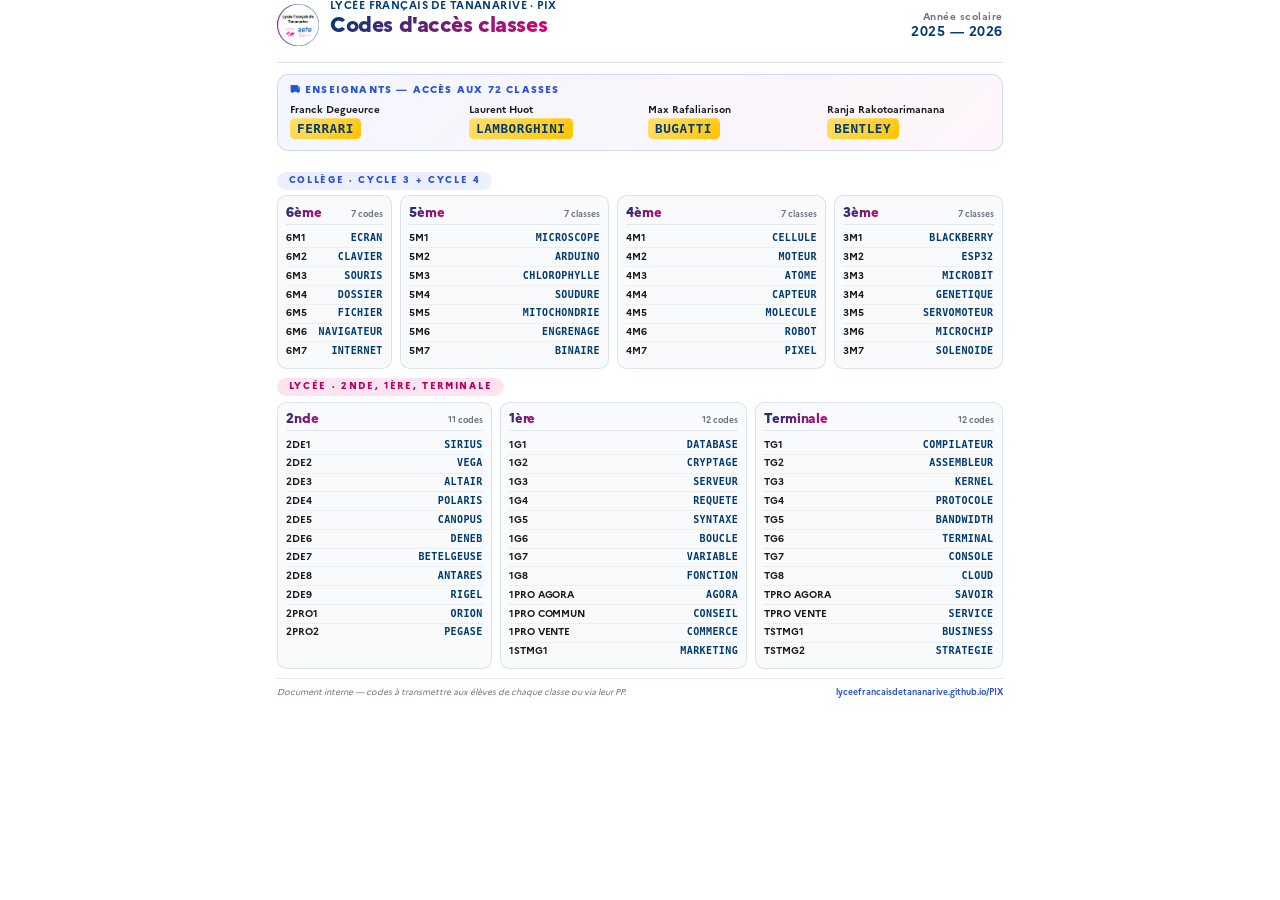
<file: docs/codes-classes.html>
<!DOCTYPE html>
<html lang="fr"><head>
<meta charset="utf-8">
<title>PIX LFT — Codes d'accès classes 2025-2026</title>
<style>
@font-face {
  font-family: "Marianne";
  src: url("../assets/fonts/Marianne-Regular.woff2") format("woff2");
  font-weight: 400;
}
@font-face {
  font-family: "Marianne";
  src: url("../assets/fonts/Marianne-Bold.woff2") format("woff2");
  font-weight: 700;
}
@font-face {
  font-family: "Marianne";
  src: url("../assets/fonts/Marianne-ExtraBold.woff2") format("woff2");
  font-weight: 800;
}

@page {
  size: A4 portrait;
  margin: 7mm 9mm;
}

* { box-sizing: border-box; }

html, body {
  margin: 0;
  padding: 0;
  font-family: "Marianne", -apple-system, BlinkMacSystemFont, system-ui, sans-serif;
  color: #1a1a1a;
  background: #fff;
  -webkit-print-color-adjust: exact;
  print-color-adjust: exact;
}

body {
  width: 192mm;          /* 210mm - 18mm marges */
  margin: 0 auto;
  padding: 0;
  font-size: 9pt;
  line-height: 1.25;
}

/* ── Header LFT (compact) ────────────────────────────── */
.doc-head {
  display: flex;
  justify-content: space-between;
  align-items: center;
  padding-bottom: 3mm;
  border-bottom: 1.2px solid rgba(0, 59, 115, 0.15);
  margin-bottom: 3mm;
}
.doc-head__brand {
  display: flex;
  align-items: center;
  gap: 3mm;
}
.doc-head__logo {
  width: 11mm;
  height: 11mm;
  border-radius: 50%;
  object-fit: cover;
  background: #fff;
}
.doc-head__title-block { line-height: 1.1; }
.doc-head__brand-name {
  font-size: 8pt;
  font-weight: 700;
  letter-spacing: 0.04em;
  text-transform: uppercase;
  color: #003b73;
}
.doc-head__title {
  font-size: 16pt;
  font-weight: 800;
  letter-spacing: -0.02em;
  line-height: 1.05;
  background: linear-gradient(135deg, #003b73 0%, #e10075 100%);
  -webkit-background-clip: text;
          background-clip: text;
  -webkit-text-fill-color: transparent;
  margin-top: 0.5mm;
}
.doc-head__year {
  font-size: 7.5pt;
  font-weight: 700;
  color: #6b7280;
  text-align: right;
  letter-spacing: 0.05em;
  line-height: 1.2;
}
.doc-head__year strong { color: #003b73; font-size: 10pt; display: block; }

/* ── Bandeau ENSEIGNANTS (4 colonnes, ultra compact) ── */
.teachers {
  margin-bottom: 3mm;
  padding: 2.5mm 3mm;
  background: linear-gradient(135deg, rgba(61, 104, 255, 0.06), rgba(225, 0, 117, 0.04));
  border: 1px solid rgba(61, 104, 255, 0.2);
  border-radius: 3mm;
}
.teachers__title {
  font-size: 7.5pt;
  font-weight: 800;
  letter-spacing: 0.12em;
  text-transform: uppercase;
  color: #2952d6;
  margin-bottom: 1.5mm;
}
.teachers__grid {
  display: grid;
  grid-template-columns: repeat(4, 1fr);
  gap: 0 4mm;
}
.teachers__row {
  display: flex;
  flex-direction: column;
  gap: 0.8mm;
  padding: 0.5mm 0;
}
.teachers__name {
  font-size: 7.5pt;
  font-weight: 600;
  color: #1a1a1a;
  line-height: 1.1;
}
.teachers__code {
  font-family: "SF Mono", "Menlo", "Consolas", monospace;
  font-size: 9.5pt;
  font-weight: 800;
  letter-spacing: 0.04em;
  color: #003b73;
  background: linear-gradient(135deg, #ffe070 0%, #ffc400 100%);
  padding: 0.6mm 2mm;
  border-radius: 1.2mm;
  box-shadow: inset 0 0.4px 0 rgba(255, 255, 255, 0.5);
  align-self: flex-start;
}

/* ── Sections COLLÈGE / LYCÉE ─────────────────────────── */
.section-pill {
  display: inline-block;
  font-size: 7pt;
  font-weight: 800;
  letter-spacing: 0.18em;
  text-transform: uppercase;
  padding: 0.8mm 3mm;
  border-radius: 999px;
  margin: 2.5mm 0 1.5mm;
}
.section-pill--college { background: rgba(61, 104, 255, 0.1); color: #2952d6; }
.section-pill--lycee   { background: rgba(225, 0, 117, 0.1); color: #b8005e; }

/* ── Grille de niveaux ─────────────────────────────────── */
.levels {
  display: grid;
  gap: 2mm;
}
.levels--college { grid-template-columns: 0.85fr 1.55fr 1.55fr 1.25fr; }
.levels--lycee   { grid-template-columns: 1.3fr 1.5fr 1.5fr; }

.level-block {
  background: rgba(0, 59, 115, 0.025);
  border: 0.5px solid rgba(0, 59, 115, 0.12);
  border-radius: 2.5mm;
  padding: 2mm 2.2mm;
  break-inside: avoid;
}
.level-block__head {
  display: flex;
  justify-content: space-between;
  align-items: baseline;
  margin-bottom: 1.2mm;
  padding-bottom: 1mm;
  border-bottom: 0.5px solid rgba(0, 59, 115, 0.1);
}
.level-block__name {
  font-size: 10pt;
  font-weight: 800;
  letter-spacing: -0.01em;
  background: linear-gradient(135deg, #003b73, #e10075);
  -webkit-background-clip: text;
          background-clip: text;
  -webkit-text-fill-color: transparent;
}
.level-block__count {
  font-size: 6.5pt;
  font-weight: 600;
  color: #6b7280;
}

.code-row {
  display: flex;
  justify-content: space-between;
  align-items: baseline;
  padding: 0.7mm 0;
  border-bottom: 0.5px dotted rgba(0, 59, 115, 0.1);
}
.code-row:last-child { border-bottom: none; }
.code-row__group {
  font-size: 7.5pt;
  font-weight: 600;
  color: #1a1a1a;
  letter-spacing: -0.005em;
}
.code-row__value {
  font-family: "SF Mono", "Menlo", "Consolas", monospace;
  font-size: 7.5pt;
  font-weight: 800;
  letter-spacing: 0.04em;
  color: #003b73;
  white-space: nowrap;
}


/* ── Footer ───────────────────────────────────────────── */
.doc-foot {
  margin-top: 2.5mm;
  padding-top: 2mm;
  border-top: 0.5px solid rgba(0, 59, 115, 0.12);
  display: flex;
  justify-content: space-between;
  font-size: 6.5pt;
  color: #6b7280;
}
.doc-foot__legal { font-style: italic; }
.doc-foot__url   { font-weight: 700; color: #2952d6; }
</style>
</head>
<body>

<header class="doc-head">
  <div class="doc-head__brand">
    <img class="doc-head__logo" src="../assets/logos/lft.png" alt="">
    <div class="doc-head__title-block">
      <div class="doc-head__brand-name">Lycée Français de Tananarive · Pix</div>
      <h1 class="doc-head__title">Codes d'accès classes</h1>
    </div>
  </div>
  <div class="doc-head__year">Année scolaire<strong>2025 — 2026</strong></div>
</header>

<!-- ENSEIGNANTS -->
<section class="teachers">
  <div class="teachers__title">⛟ Enseignants — accès aux 72 classes</div>
  <div class="teachers__grid">
    <div class="teachers__row"><span class="teachers__name">Franck Degueurce</span><span class="teachers__code">FERRARI</span></div>
<div class="teachers__row"><span class="teachers__name">Laurent Huot</span><span class="teachers__code">LAMBORGHINI</span></div>
<div class="teachers__row"><span class="teachers__name">Max Rafaliarison</span><span class="teachers__code">BUGATTI</span></div>
<div class="teachers__row"><span class="teachers__name">Ranja Rakotoarimanana</span><span class="teachers__code">BENTLEY</span></div>
  </div>
</section>

<!-- COLLÈGE -->
<span class="section-pill section-pill--college">Collège · Cycle 3 + Cycle 4</span>
<div class="levels levels--college">
  <div class="level-block"><div class="level-block__head"><span class="level-block__name">6ème</span><span class="level-block__count">7 codes</span></div><div class="code-row"><span class="code-row__group">6M1</span><span class="code-row__value">ECRAN</span></div>
<div class="code-row"><span class="code-row__group">6M2</span><span class="code-row__value">CLAVIER</span></div>
<div class="code-row"><span class="code-row__group">6M3</span><span class="code-row__value">SOURIS</span></div>
<div class="code-row"><span class="code-row__group">6M4</span><span class="code-row__value">DOSSIER</span></div>
<div class="code-row"><span class="code-row__group">6M5</span><span class="code-row__value">FICHIER</span></div>
<div class="code-row"><span class="code-row__group">6M6</span><span class="code-row__value">NAVIGATEUR</span></div>
<div class="code-row"><span class="code-row__group">6M7</span><span class="code-row__value">INTERNET</span></div></div>
<div class="level-block"><div class="level-block__head"><span class="level-block__name">5ème</span><span class="level-block__count">7 classes</span></div><div class="code-row"><span class="code-row__group">5M1</span><span class="code-row__value">MICROSCOPE</span></div>
<div class="code-row"><span class="code-row__group">5M2</span><span class="code-row__value">ARDUINO</span></div>
<div class="code-row"><span class="code-row__group">5M3</span><span class="code-row__value">CHLOROPHYLLE</span></div>
<div class="code-row"><span class="code-row__group">5M4</span><span class="code-row__value">SOUDURE</span></div>
<div class="code-row"><span class="code-row__group">5M5</span><span class="code-row__value">MITOCHONDRIE</span></div>
<div class="code-row"><span class="code-row__group">5M6</span><span class="code-row__value">ENGRENAGE</span></div>
<div class="code-row"><span class="code-row__group">5M7</span><span class="code-row__value">BINAIRE</span></div></div>
<div class="level-block"><div class="level-block__head"><span class="level-block__name">4ème</span><span class="level-block__count">7 classes</span></div><div class="code-row"><span class="code-row__group">4M1</span><span class="code-row__value">CELLULE</span></div>
<div class="code-row"><span class="code-row__group">4M2</span><span class="code-row__value">MOTEUR</span></div>
<div class="code-row"><span class="code-row__group">4M3</span><span class="code-row__value">ATOME</span></div>
<div class="code-row"><span class="code-row__group">4M4</span><span class="code-row__value">CAPTEUR</span></div>
<div class="code-row"><span class="code-row__group">4M5</span><span class="code-row__value">MOLECULE</span></div>
<div class="code-row"><span class="code-row__group">4M6</span><span class="code-row__value">ROBOT</span></div>
<div class="code-row"><span class="code-row__group">4M7</span><span class="code-row__value">PIXEL</span></div></div>
<div class="level-block"><div class="level-block__head"><span class="level-block__name">3ème</span><span class="level-block__count">7 classes</span></div><div class="code-row"><span class="code-row__group">3M1</span><span class="code-row__value">BLACKBERRY</span></div>
<div class="code-row"><span class="code-row__group">3M2</span><span class="code-row__value">ESP32</span></div>
<div class="code-row"><span class="code-row__group">3M3</span><span class="code-row__value">MICROBIT</span></div>
<div class="code-row"><span class="code-row__group">3M4</span><span class="code-row__value">GENETIQUE</span></div>
<div class="code-row"><span class="code-row__group">3M5</span><span class="code-row__value">SERVOMOTEUR</span></div>
<div class="code-row"><span class="code-row__group">3M6</span><span class="code-row__value">MICROCHIP</span></div>
<div class="code-row"><span class="code-row__group">3M7</span><span class="code-row__value">SOLENOIDE</span></div></div>
</div>

<!-- LYCÉE -->
<span class="section-pill section-pill--lycee">Lycée · 2nde, 1ère, Terminale</span>
<div class="levels levels--lycee">
  <div class="level-block"><div class="level-block__head"><span class="level-block__name">2nde</span><span class="level-block__count">11 codes</span></div><div class="code-row"><span class="code-row__group">2DE1</span><span class="code-row__value">SIRIUS</span></div>
<div class="code-row"><span class="code-row__group">2DE2</span><span class="code-row__value">VEGA</span></div>
<div class="code-row"><span class="code-row__group">2DE3</span><span class="code-row__value">ALTAIR</span></div>
<div class="code-row"><span class="code-row__group">2DE4</span><span class="code-row__value">POLARIS</span></div>
<div class="code-row"><span class="code-row__group">2DE5</span><span class="code-row__value">CANOPUS</span></div>
<div class="code-row"><span class="code-row__group">2DE6</span><span class="code-row__value">DENEB</span></div>
<div class="code-row"><span class="code-row__group">2DE7</span><span class="code-row__value">BETELGEUSE</span></div>
<div class="code-row"><span class="code-row__group">2DE8</span><span class="code-row__value">ANTARES</span></div>
<div class="code-row"><span class="code-row__group">2DE9</span><span class="code-row__value">RIGEL</span></div>
<div class="code-row"><span class="code-row__group">2PRO1</span><span class="code-row__value">ORION</span></div>
<div class="code-row"><span class="code-row__group">2PRO2</span><span class="code-row__value">PEGASE</span></div></div>
<div class="level-block"><div class="level-block__head"><span class="level-block__name">1ère</span><span class="level-block__count">12 codes</span></div><div class="code-row"><span class="code-row__group">1G1</span><span class="code-row__value">DATABASE</span></div>
<div class="code-row"><span class="code-row__group">1G2</span><span class="code-row__value">CRYPTAGE</span></div>
<div class="code-row"><span class="code-row__group">1G3</span><span class="code-row__value">SERVEUR</span></div>
<div class="code-row"><span class="code-row__group">1G4</span><span class="code-row__value">REQUETE</span></div>
<div class="code-row"><span class="code-row__group">1G5</span><span class="code-row__value">SYNTAXE</span></div>
<div class="code-row"><span class="code-row__group">1G6</span><span class="code-row__value">BOUCLE</span></div>
<div class="code-row"><span class="code-row__group">1G7</span><span class="code-row__value">VARIABLE</span></div>
<div class="code-row"><span class="code-row__group">1G8</span><span class="code-row__value">FONCTION</span></div>
<div class="code-row"><span class="code-row__group">1PRO AGORA</span><span class="code-row__value">AGORA</span></div>
<div class="code-row"><span class="code-row__group">1PRO COMMUN</span><span class="code-row__value">CONSEIL</span></div>
<div class="code-row"><span class="code-row__group">1PRO VENTE</span><span class="code-row__value">COMMERCE</span></div>
<div class="code-row"><span class="code-row__group">1STMG1</span><span class="code-row__value">MARKETING</span></div></div>
<div class="level-block"><div class="level-block__head"><span class="level-block__name">Terminale</span><span class="level-block__count">12 codes</span></div><div class="code-row"><span class="code-row__group">TG1</span><span class="code-row__value">COMPILATEUR</span></div>
<div class="code-row"><span class="code-row__group">TG2</span><span class="code-row__value">ASSEMBLEUR</span></div>
<div class="code-row"><span class="code-row__group">TG3</span><span class="code-row__value">KERNEL</span></div>
<div class="code-row"><span class="code-row__group">TG4</span><span class="code-row__value">PROTOCOLE</span></div>
<div class="code-row"><span class="code-row__group">TG5</span><span class="code-row__value">BANDWIDTH</span></div>
<div class="code-row"><span class="code-row__group">TG6</span><span class="code-row__value">TERMINAL</span></div>
<div class="code-row"><span class="code-row__group">TG7</span><span class="code-row__value">CONSOLE</span></div>
<div class="code-row"><span class="code-row__group">TG8</span><span class="code-row__value">CLOUD</span></div>
<div class="code-row"><span class="code-row__group">TPRO AGORA</span><span class="code-row__value">SAVOIR</span></div>
<div class="code-row"><span class="code-row__group">TPRO VENTE</span><span class="code-row__value">SERVICE</span></div>
<div class="code-row"><span class="code-row__group">TSTMG1</span><span class="code-row__value">BUSINESS</span></div>
<div class="code-row"><span class="code-row__group">TSTMG2</span><span class="code-row__value">STRATEGIE</span></div></div>
</div>

<footer class="doc-foot">
  <div class="doc-foot__legal">
    Document interne — codes à transmettre aux élèves de chaque classe ou via leur PP.
  </div>
  <div class="doc-foot__url">lyceefrancaisdetananarive.github.io/PIX</div>
</footer>

</body></html>
</file>
